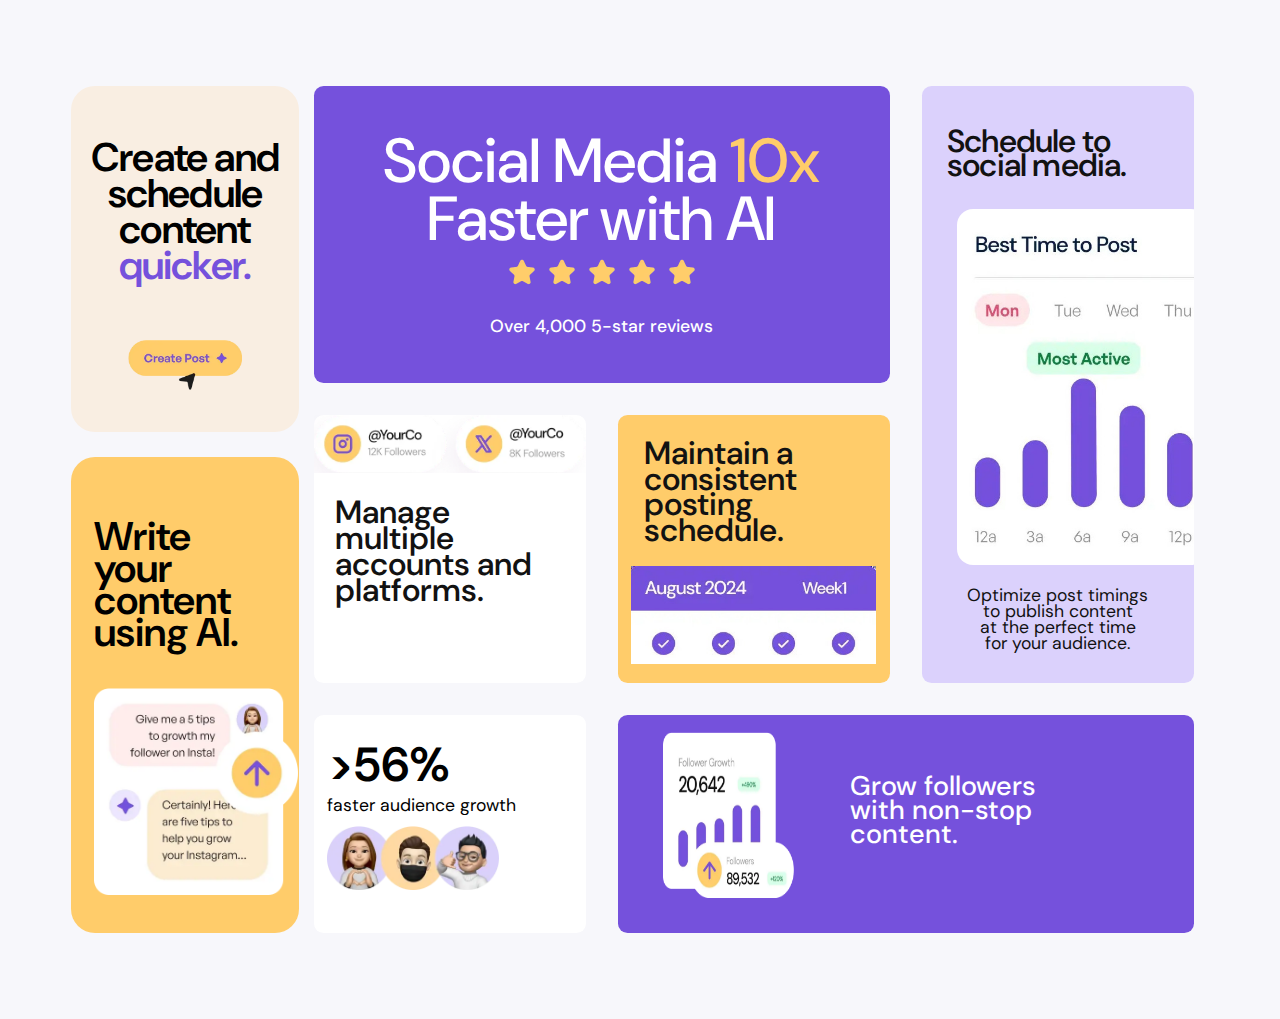
<file: index.html>
<!DOCTYPE html>
<html lang="en">
<head>
    <meta charset="UTF-8">
    <meta name="viewport" content="width=device-width, initial-scale=1.0">
    <link rel="stylesheet" href="./styles.css">
    <title>Document</title>
</head>
<body>
    <div class="container">
        <div class='flex-container'>
            <div class="create">
                <div><p>Create and <br>schedule content <span>quicker.</span></p></div>
                <div class="create-post"><img src="./assets/images/createpost.webp" ></div>
            </div>
            <div class="write">
                <div>
                    <p>Write your content using AI.</p>
                </div>
                <div class="AI">
                    <img src="./assets/images/ai-content.webp" alt="">
                </div>
            </div>
        </div>
        <div class="grid-con">
            <div class="box-1 gbox">
            <div class="social">
                <p class="mobile-social-txt">Social Media<br> <span>10x </span> Faster<br> with AI</p>
                <p class="tab-social-txt">Social Media <span>10x<br> </span> Faster with AI</p>
            </div>
            <picture>
                <!-- desktop -->
                <source media="(min-width: )" srcset="">
                <!-- mobile -->
                 <img src="./assets/images/five-stars.webp" alt="" width="192px" height="32px">
            </picture>    
            <p class="star">Over 4,000 5-star reviews</p>
            </div>
            <div class="box-2 gbox">
                <div><img src="./assets/images/multiple-platforms.webp" alt=""></div>
                <div class="multiple-accounts">
                    <p>Manage multiple accounts and platforms.</p>
                </div>
            </div>
            <div class="box-3 gbox">
                <div class="maintain">
                    <p>Maintain a consistent <br> posting schedule.</p>
                </div>
                <picture class="consistent">
                    <!-- desktop -->
                     <source media="(min-width: 1025px )" srcset="./assets/images/consistentimg-crop.jpg">
                       <!-- tablet -->
                     <source media="(min-width: 768px)" srcset="./assets/images/illustration-consistent-schedule.webp">
                      <!-- mobile -->
                    <img src="./assets/images/consistentimg.jpg" alt="">
                
                     
                </picture>
            </div>
            <div class="box-4 gbox" style="overflow: hidden;">
                <div class="schedule">
                    <p>Schedule to social media.</p>
                </div>
                <picture class="bestTime" >
                    <!-- desktop -->
                     <source media="(min-width: 1025px)" srcset="./assets/images/bestTime-crop.jpg" >
                     <!-- mobile/tab -->
                    <img src="./assets/images/bestTime.webp" alt="" style="border-radius: 1rem;">
                </picture>
                <div class="Optimize">
                    <p class="opt-mobile">Optimize post timings to publish<br> content at the perfect time<br> for your audience.</p>
                    <p class="opt-tablet">Optimize post timings to publish content<br> at the perfect time for your audience.</p>
                    <p class="opt-desktop">Optimize post timings<br> to publish content<br> at the perfect time<br> for your audience.</p>
                </div>
            </div>
            <div class="box-5 gbox">
                <div class="followers">
                    <img src="./assets/images/illustration-grow-followers.webp" alt="">
                </div>
                <div class="grow">
                    <p>Grow followers<br> with non-stop<br> content.</p>
                </div>
            </div>
            <div class="box-6 gbox">
                <div class="fiftysix">
                    <h1>>56%</h1>
                    <p>faster audience growth</p>
                </div>
                <div class="audience">
                    <img src="./assets/images/illustration-audience-growth.webp" alt="">
                </div>
            </div>
            <div class="box-7 gbox">
                <div class="content">
                    <h1>Create and schedule <br>content <span>quicker</span></h1>
                </div>
                <div class="tab-content">
                    <h1>Create and <br>schedule content <span>quicker</span></h1>
                </div>
                <div class="create-post">
                    <img src="./assets/images/createpost.webp" alt="">
                </div>
            </div>
            <div class="box-8 gbox">
                <div class="write-mobile">
                    <p>Write your content<br> using AI.</p>
                </div>
                <div class="write-tab">
                    <p>Write your <br>content using AI.</p>
                </div>
                <div class="ai-content">
                    <img src="./assets/images/ai-content.webp" alt="">
                </div>
            </div>
        </div>
       
    </div>        
</body>
</html>
</file>
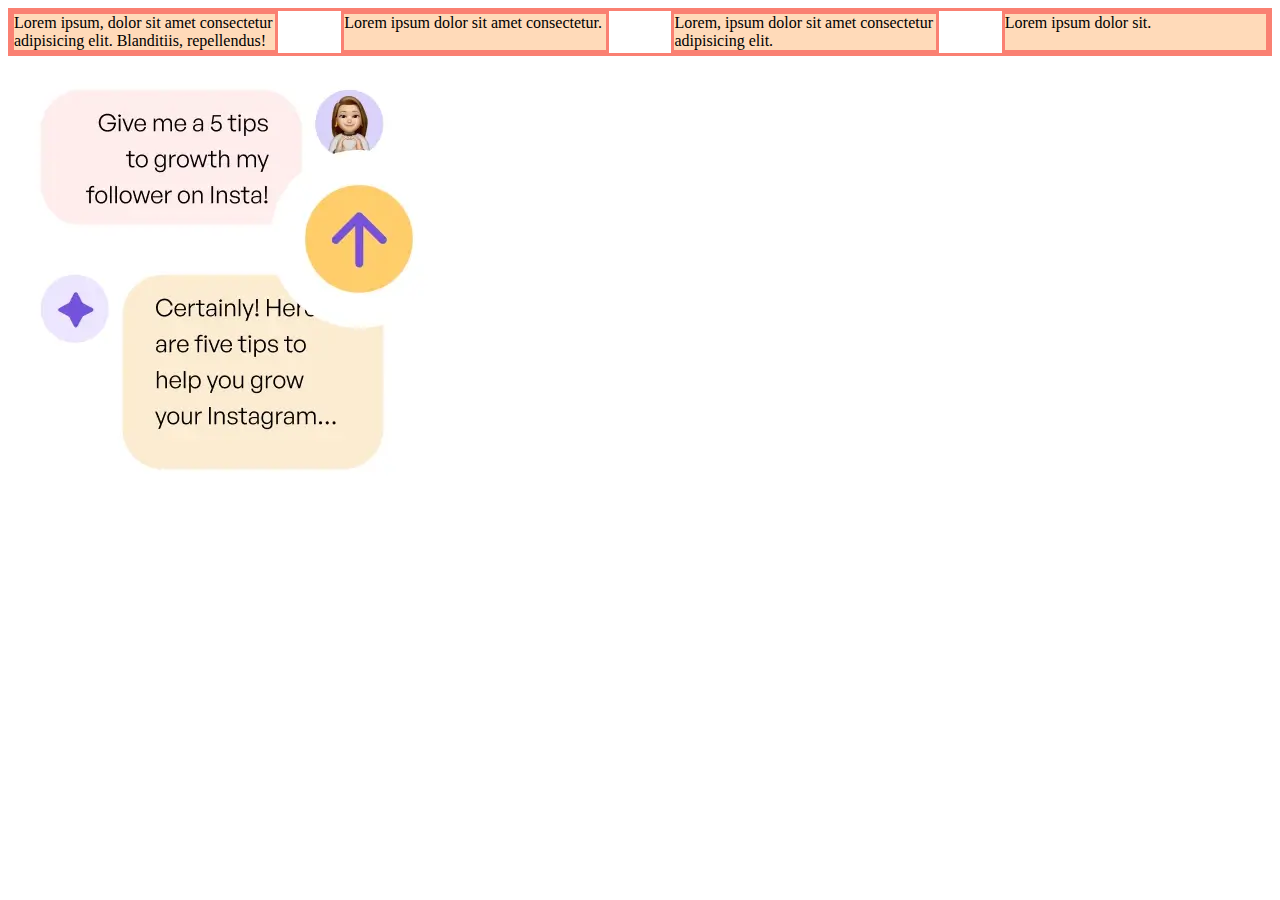
<file: index2.html>
<!DOCTYPE html>
<html lang="en">
<head>
    <meta charset="UTF-8">
    <meta name="viewport" content="width=device-width, initial-scale=1.0">
    <title>Document</title>
</head>
<style>
    /* desktop */
   /* @media (min-device-width: 1025px){ */

    div{
        background-color: peachpuff;
        border: solid salmon;
        flex: 1;
    }
    .container{
        display: flex;
        flex-direction: row;
        gap: 5%;
        background-color: white;
       
    }
   
  
  
  

    
    /* tab */
    @media  (min-width: 768px) and (max-width: 1024px){
  
   .container{
        display:grid;
        grid-template-columns: 1fr 1fr;
        grid-template-rows: 1fr 1fr;
        gap:10%
    }
    div{
        background-color: cadetblue;
        border: solid blue;
    }
  
}
/* mobile */

@media  (min-width: 320px) and (max-width: 767px){
    div{
        background-color: rgb(46, 125, 49);
        border: solid rgb(25, 25, 28);
    }
}
   
</style>
<body>
    <div class="container">
        <div>Lorem ipsum, dolor sit amet consectetur adipisicing elit. Blanditiis, repellendus!</div>
        <div>Lorem ipsum dolor sit amet consectetur.</div>
        <div>Lorem, ipsum dolor sit amet consectetur adipisicing elit.</div>
        <div>Lorem ipsum dolor sit.</div>
    </div>
    <picture>
        
        <source media="(min-width: 1025px)" srcset="./assets/images/ai-content.webp"/>
        <source media="(min-width: 768px)" srcset="./assets/images/createpost.webp"/>
        <img src="./assets/images/five-stars.webp" alt=""/>
    </picture>
    <!-- <picture>
        <source srcset="createpost.webp" media="(min-width: 1400px)"/>
        <source srcset="five-stars.webp" media="(min-width: 1200px)"/>
        <source srcset="./assets/images/bestTime.webp" media="(min-width: 1025px)"/>
        <source srcset="./assets/images/ai-content.webp" media="(min-width: 768px)"/>
        <img src="./assets/images/consistentimg.jpg" alt=""/>
      </picture> -->
</body>
</html>
</file>
<file: styles.css>
@font-face {
    font-family: 'DMSans';
    src:  url('./fonts/DMSans-var.ttf') format('truetype');
   
}

@font-face {
    font-family:'DMSans-italic';  
    src: url('./fonts/DMSans-italic.ttf') format('truetype');;
   
}

    body{
        font-family: 'DMSans', 'DMSans-italic';
        background-color: #f7f7fb;
        }
.grid-con{
    display: flex;
   flex-direction: column;
    padding: 1.875rem;
    margin: 0.94rem; 
    gap: 2rem;
    flex: 1;
}

.flex-container{
    display: none;
}

.gbox{
    border-radius: 0.6rem;
}
/* box-1 */
.box-1{
    background-color: rgb(117, 81, 220);
    display: flex;
    flex-direction: column;
    padding: 1rem 2rem 1rem 2rem;
    text-align: center;
    font-family: 'DMSans';
    font-weight: 500;
    line-height: 3rem;
    gap: 0.6rem;
    border-radius: 5%;
}
/* .social{
    font-size: 36px;
    font-weight: 500;
    color: white; 
    
    margin-bottom:5%;   
    /* padding-left: 19px;
    padding-right: 19px;} */


.mobile-social-txt{
margin-top: 0px;
margin-bottom: 0px;
font-size:1.5rem;
font-weight: 500;
color: white; 
margin-bottom:5%; 


}
.tab-social-txt{
    display: none;
    margin-top: 0px;
    margin-bottom: 0px;
}
.social>p>span{
    color:  rgb(255, 204, 106);
}
.star{
    font-size: 0.8rem;
    color: white;
    /*  */
    margin-top: 0%;
}
picture{
    height: 2.2rem;
}
.box-1>picture>img{
    /*  */
   max-height: auto;
    
}


/* box-2 */
.box-2{
    background-color: rgb(255, 255, 255);
    /* padding: 10%; */
}

.box-2>div>img{
    max-width: 100%;
}
.multiple-accounts{
 
color: rgb(18, 18, 18);


}
.multiple-accounts>p{
    margin: 0%;
    padding: 3%;
    font-family: 'DMSans';
font-size: 1rem;
font-weight: 550;
line-height: 26px;
letter-spacing: -1%;
text-align: left;
}

/* box-3 */
.box-3{
    background-color: rgb(255, 204, 106);
    padding: 5%;
}
.maintain>p{
color: rgb(18, 18, 18);
font-family: 'DMSans';
font-size: 1rem;
font-weight: 550;
line-height: 1.6rem;
letter-spacing: -1%;
text-align: left;
}

.consistent>img{
    max-width: 100%;
    /* height: 220px; */
    padding-top: 4%;
}


/* box-4 */
.box-4{
    background-color: rgb(219, 209, 252);
    padding: 4%;
}
.schedule>p{
color: rgb(18, 18, 18);
font-family: 'DMSans';
font-size: 1rem;
font-weight: 550;
line-height: 1.5rem;
letter-spacing: -1%;
text-align: left;
/* padding: 10px 32px; */
padding-left: 0.9rem;
}
.bestTime>img{
    max-width: 100%;
    
}
.bestTime{
    padding: 0px 24px ;
}

.Optimize>p{    
color: rgb(18, 18, 18);
font-family: 'DMSans';
font-size: 0.625rem;
font-weight: 400;
line-height: 1rem;
letter-spacing: 0px;
text-align: center;
}
.opt-tablet{
    display: none;
}
.opt-desktop{
    display: none;
}
/* box-5 */
.box-5{
    background-color: rgb(117, 81, 220);
    
}

.followers{
   display: flex;
   justify-content: center;
  padding-top: 10%;
}
.followers>img{
    max-width: 70%;
}
.grow>p{
    
color: rgb(255, 255, 255);
font-family: 'DMSans';
font-size: 1.2rem;
font-weight: 500;
line-height: 1.2rem;
letter-spacing: -6%;
text-align: center;
}

/* box-6 */
.box-6{
    background-color: rgb(255, 255, 255);
   
    display: flex;
    flex-direction: column;
    justify-content: flex-start;
    padding: 5%;
}
.fiftysix>h1{
font-family: 'DMSans';
font-size: 3rem;
font-weight: 600;
line-height: 0.5rem;
letter-spacing: -4%;
text-align: left;
}
.fiftysix>p{
font-size: 1.1rem;
font-weight: 400;
line-height: 0.5rem;
letter-spacing: -4%;
text-align: left;
}
.audience>img{
    max-width: 70%;
}

/* box-7 */
.box-7{
background-color: rgb(249, 238, 226);
display: flex;
flex-direction: column;
justify-content: center;
align-items: flex-start;
gap: 0.6rem;
padding: 5%;
}
.content>h1{
    font-family: 'DMSans';
    font-size: 1.3rem;
    font-weight: 700;
    line-height: 1.5rem;
    letter-spacing: -1px;
    text-align: left;
}
.content>h1>span{
    color: rgb(117, 81, 220);
}
.create-post>img{
    max-width: 100%;
}
.tab-content{
    display: none;
}

/* box-8 */
.box-8{
background-color: rgb(255, 204, 106);
display: flex;
flex-direction: column;
justify-content: center;
align-items: flex-start;
gap: 0.6rem;
padding: 5%;
}
.write-mobile{
font-size: 1.3rem;
font-weight: 600;
line-height: 1.5rem;
letter-spacing: -5%;
text-align: left;
}
.write-tab{
    display: none;
}
.ai-content>img{
    max-width: 100%;
}

/* TABLET MEDIA QUERY */
@media (min-width: 768px) and (max-width: 1024px){

    .grid-con{
        height: 70%;
        width: 70%;
        padding-left: 15%;
        
        display: grid;
        grid-template-columns: repeat(2, 1fr) ;
        grid-template-rows: 14%  14.7% 28% 14.6% 10% 17%;
        /* grid-template-rows: auto; */
    }
    .box-1{
        grid-column-start: 1 ;
        grid-column-end: 3;
        grid-row-start: 1;
        grid-row-end: 2;
    }
    .box-2{
       grid-column-start: 1;
       grid-column-end: 2;
       grid-row-start: 2;
       grid-row-end: 3;
    }
    .box-3{
       grid-column-start: 2;
       grid-column-end: 3;
       grid-row-start: 2;
       grid-row-end: 3; 
    }
    .box-4{
        grid-column-start: 1;
       grid-column-end: 3;
       grid-row-start: 3;
       grid-row-end: 4;
    }
    .box-5{
     grid-column-start: 1;
       grid-column-end: 3;
       grid-row-start: 4;
       grid-row-end: 5;
    }
    .box-6{
       grid-column-start: 1;
       grid-column-end: 3;
       grid-row-start: 5;
       grid-row-end: 6;
    }
    .box-7{
        grid-column-start: 1;
       grid-column-end: 2;
       grid-row-start: 6;
       grid-row-end: 7;
    }
    .box-8{
       grid-column-start: 2;
       grid-column-end: 3;
       grid-row-start: 6;
       grid-row-end: 7;
    }
    
    .gbox{
        border-radius: 5%;
    }
    /* box-1  */
    .box-1{
        display: flex;
        flex-direction: column;
        justify-content: center;
    }
    .social{
       
        font-weight: 500;
    }
    .mobile-social-txt{
        display: none;
    }
    .tab-social-txt{
        display: block;
       font-size: 3.4rem;
       color: white;
       padding-top: 5%;
    }
    .star{
        font-size: 1.1rem;
    }
    /* box-3 */
    .box-3{
        padding: 5%;
    }
    .maintain>p{
        margin-top: 0%;
        font-size: 1.75rem;
    }
    .consistent{
        
        height: auto;
        width: 70%;
        display: block;
    }
    .consistent>img{
        max-width: 100%;
        height: fit-content;
        padding-top: 0%;
    }

    /* box-2 */
    .box-2{
        display: flex;
        flex-direction: column;
        justify-content: space-around;
    }
    .multiple-accounts>p{
        font-size: 1.75rem;
    }

    /* box-4 */
    .box-4{
        display: flex;
        flex-direction: column;
        align-items: center;
        padding: 5%;
    }
    .schedule>p{
        font-size: 1.75rem;
    }
    .bestTime{
        
        height: 70%;
        width: 70%;
        display: flex;
        justify-content: center;
    }
    .bestTime>img{
        max-width: 100%;
        max-height: 100%;
    }

    .Optimize>p{
        font-size: 1.1rem;
        line-height: 1.2rem;
    }
    .opt-mobile{
        display: none;
    }
    .opt-desktop{
        display: none;
    }
    .opt-tablet{
        display: block;
    }

    /* box-5 */
    .box-5{
        display: flex;
        flex-direction: row;
        gap: 5%;
        align-items: center;
    }
    .followers{
        height: 60%;
        width: 50%;
        
       padding-top: 0%;
    }
    .followers>img{
        max-width: auto;
        height: auto;
    }
    .grow>p{
        text-align: left;
        font-size: 2.3rem;
        line-height: 2rem;
    }

    /* box-6 */
    .box-6{
        display: flex;
        flex-direction: row;
        justify-content: space-between;
    }
    .audience{
        
        height: 57%;
        width: 50%;
    }
    .fiftysix>h1{
        font-size: 3.3rem;
        font-family: 'DMSans'
        
    }
    .fiftysix>p{
        font-size: 1.1rem;
    }

    /* box-7 */
    .content{
        display: none;
       
    }
    .tab-content{
        display: block;
    }
    .tab-content>h1{
        font-family: 'DMSans';
        font-size: 2.25rem;
        font-weight: 550;
        margin-top: 0%;
        line-height: 2rem;
    }
    .tab-content>h1>span{
        color: rgb(117, 81, 220);
    }
    .create-post{
       
        max-width: 50%;
    }

    /* box-8 */
    .write-mobile{
        display: none;
    }
    .write-tab{
        display: block;
        
       
    }
    .write-tab>p{
        font-size: 2.25rem;
        font-weight: 550;
        font-family: 'DMSans'; 
        margin-top: 0%;
        margin-bottom: 0%;
        line-height: 2rem;
    }
    .ai-content{
        
        height: 59%;
        width: 60%;
}
.ai-content>img{
    max-width: 100%;
    max-height: 100%;
}
}
/* DESKTOP MEDIA QUERY */

@media (min-width: 1025px) {
  
    /* CSS */
    .flex-container{
        display: flex;
        flex-direction: column;
       gap: 3%;
        width: 20%;
       
        /* padding-top: 4%; */
        margin-top: 1.3%;
        margin-bottom: 1.3%;
    }
  .container{
   display: flex;
   
    padding: 5%;
}
.grid-con{
display: grid;
grid-template-columns: repeat(3, 1fr);
grid-template-rows: auto;

padding: 0%;
}

/* box-1 */
.box-1{
    grid-column-start:1 ;
    grid-column-end: 3;
    grid-row-start:1 ;
    grid-row-end: 2;
}
  .box-2{
    grid-column-start:1 ;
    grid-column-end: 2;
    grid-row-start: 2;
    grid-row-end: 3;
  }
  .box-3{
    grid-column-start: 2;
    grid-column-end: 3;
    grid-row-start: 2;
    grid-row-end: 3;
  }
  .box-4{
    grid-column-start: 3;
    grid-column-end: 4;
    grid-row-start: 1;
    grid-row-end: 3;
  }
  .box-5{
    grid-column-start: 2;
    grid-column-end: 4;
    grid-row-start: 3;
    grid-row-end: 4;
  }
  .box-6{
    grid-column-start: 1;
    grid-column-end: 2;
    grid-row-start:3 ;
    grid-row-end: 4;
  }
  .box-7{
    display: none;
  }
  .box-8{
    display: none;
  }
    /* flexbox */
    .create-post{
      
        max-width: 50%;
    }
    .create>div>p{
        font-family: 'DMSans';
        font-size: 2.5rem;
        font-weight: 600;
        letter-spacing: -0.05rem;
        text-align: center;
        line-height: 2.25rem;
        margin-top: 1.25rem;
    }
    .create>div>p>span{
        color: rgb(117, 81, 220);
    }
    .create{
        background-color: rgb(249, 238, 226);
        display: flex;
        flex-direction: column;
        align-items: center;
        justify-content: center;
        gap: 5%;
        border-radius: 1.5rem;
        flex: 1;
    }
    .write{
        background-color: rgb(255, 204, 106);
        padding: 10%;
        border-radius: 1.5rem;
        overflow: hidden;
    }
    .write>div>p{
        font-family: 'DMSans';
        font-size: 2.5rem;
        font-weight: 600;
        text-align: left;
        line-height: 2rem;
    }

    /* box-1 */
    .mobile-social-txt{
        display: none;
    }
    .tab-social-txt{
        display: block;
        color: white;
        font-size: 3.88rem;
        font-family: 'DMSans';
        line-height: 3.6rem;
        padding-top: 1.87rem;
        
    }
    .star{
        font-size: 1.1rem;
    }
    .box-1{
        border-radius: 0.6rem;
    }

    /* box-2 */
    .multiple-accounts>p{
        font-size: 2rem;
    }
    .multiple-accounts{
        padding: 5%;
    }

    /* box-3 */
    .maintain>p{
        font-size: 2rem;
        margin: 5%;
    }

    /* box-4 */
    .schedule>p{
        font-size: 2rem;
        letter-spacing: -0.05rem;
       
    }
    .opt-desktop{
        display: block;
        font-size: 1.1rem !important;
    }
    .opt-mobile{
        display: none;
    }
    .opt-tablet{
        display: none;
    }

    /* box-5 */
    .box-5{
        display: flex;
        flex-direction: row;
        gap: 5%;
        padding: 3%;
    }
    .followers{
       
        max-height: 90%;
        max-width: 55%;
        padding-top: 0%;
    }
    .grow>p{
        text-align: left;
        font-size: 1.7rem;
        line-height: 1.5rem;
        padding-top: 8%;
    }

    /* box-4 */
    .box-4{
        gap: 5%;
    }
    .AI{
        width: 204px;
        height: 222.5px;
        
       
    }
    .AI>img{
        max-width: 100%;
    }  
  }
</file>
